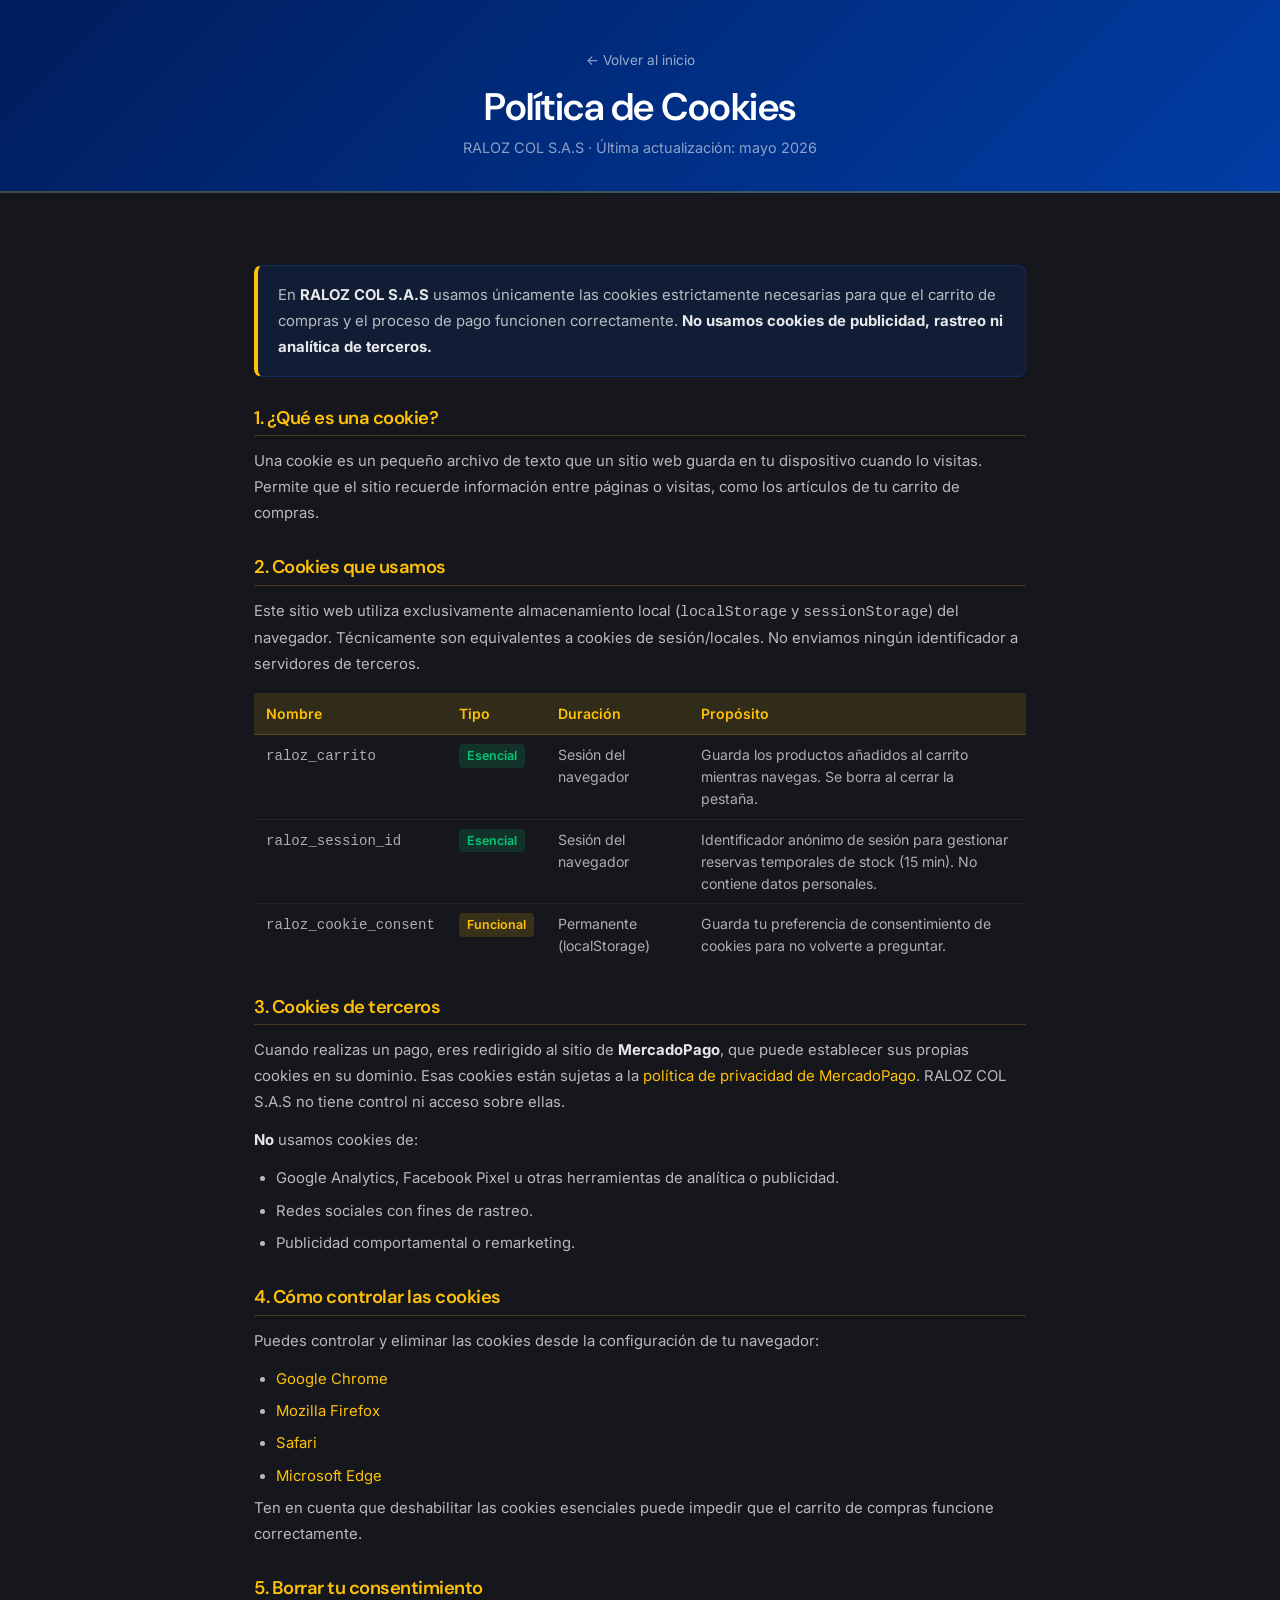
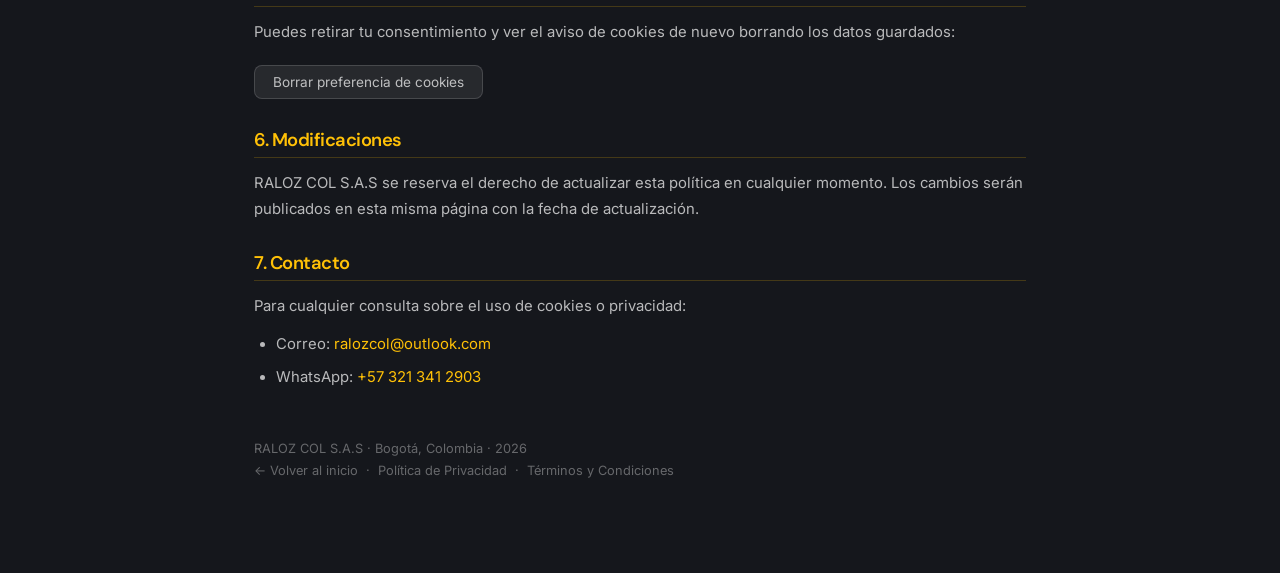
<file: cookies.html>
<!DOCTYPE html>
<html lang="es">
<head>
    <meta charset="UTF-8">
    <meta name="viewport" content="width=device-width, initial-scale=1.0">
    <meta name="description" content="Política de Cookies de RALOZ COL S.A.S — Qué cookies usamos y para qué.">
    <title>Política de Cookies — RALOZ COL S.A.S</title>
    <link rel="icon" href="favicon.ico" type="image/x-icon">
    <link rel="preconnect" href="https://fonts.googleapis.com">
    <link rel="preconnect" href="https://fonts.gstatic.com" crossorigin>
    <link href="https://fonts.googleapis.com/css2?family=DM+Sans:wght@400;500;600;700&family=Inter:wght@400;500&display=swap" rel="stylesheet">
    <link rel="stylesheet" href="css/base.css?v=20260510a">
    <link rel="stylesheet" href="css/layout.css?v=20260510a">
    <style>
        body { background: var(--bg-dark, #0a0f1e); color: var(--text-light, #e0e6f0); font-family: 'Inter', sans-serif; }
        .legal-header {
            background: linear-gradient(135deg, #001d5c, #003da5);
            padding: 3rem 1.5rem 2rem;
            text-align: center;
            border-bottom: 2px solid rgba(255,193,7,0.25);
        }
        .legal-header a {
            display: inline-flex; align-items: center; gap: 0.4rem;
            color: rgba(255,255,255,0.6); text-decoration: none;
            font-size: 0.85rem; margin-bottom: 1rem;
            transition: color 0.2s;
        }
        .legal-header a:hover { color: var(--yellow, #ffc107); }
        .legal-header h1 { color: white; font-family: 'DM Sans', sans-serif; font-size: clamp(1.6rem,4vw,2.4rem); margin: 0 0 0.5rem; }
        .legal-header p  { color: rgba(255,255,255,0.55); font-size: 0.9rem; margin: 0; }
        .legal-body {
            max-width: 820px; margin: 0 auto;
            padding: 3rem 1.5rem 5rem;
        }
        .legal-body h2 {
            color: #ffc107; font-family: 'DM Sans', sans-serif;
            font-size: 1.15rem; margin: 2rem 0 0.75rem;
            padding-bottom: 0.4rem;
            border-bottom: 1px solid rgba(255,193,7,0.2);
        }
        .legal-body h2:first-child { margin-top: 0; }
        .legal-body p, .legal-body li {
            font-size: 0.93rem; line-height: 1.75;
            color: rgba(255,255,255,0.7); margin-bottom: 0.75rem;
        }
        .legal-body ul { padding-left: 1.4rem; }
        .legal-body li { margin-bottom: 0.4rem; }
        .legal-body strong { color: rgba(255,255,255,0.9); }
        .legal-body a { color: #ffc107; }
        .legal-highlight {
            background: rgba(0,61,165,0.18);
            border: 1px solid rgba(0,86,214,0.3);
            border-left: 4px solid #ffc107;
            border-radius: 8px;
            padding: 1rem 1.25rem;
            margin: 1.5rem 0;
        }
        .legal-highlight p { margin: 0; }
        .cookie-table {
            width: 100%;
            border-collapse: collapse;
            font-size: 0.88rem;
            margin: 1rem 0 1.5rem;
        }
        .cookie-table th {
            background: rgba(255,193,7,0.12);
            color: #ffc107;
            text-align: left;
            padding: 10px 12px;
            font-weight: 600;
            border-bottom: 1px solid rgba(255,193,7,0.2);
        }
        .cookie-table td {
            padding: 9px 12px;
            border-bottom: 1px solid rgba(255,255,255,0.06);
            color: rgba(255,255,255,0.65);
            vertical-align: top;
        }
        .cookie-table tr:last-child td { border-bottom: none; }
        .cookie-badge {
            display: inline-block;
            padding: 2px 8px;
            border-radius: 4px;
            font-size: 0.78rem;
            font-weight: 600;
        }
        .badge-esencial { background: rgba(0,200,120,0.15); color: #00c878; }
        .badge-funcional { background: rgba(255,193,7,0.15); color: #ffc107; }
        .btn-borrar-cookies {
            display: inline-block;
            margin-top: 8px;
            padding: 8px 18px;
            background: rgba(255,255,255,0.08);
            border: 1px solid rgba(255,255,255,0.15);
            border-radius: 8px;
            color: rgba(255,255,255,0.7);
            font-size: 0.85rem;
            cursor: pointer;
            transition: background 0.2s;
        }
        .btn-borrar-cookies:hover { background: rgba(255,255,255,0.14); }
        footer { display: none; }
    </style>
</head>
<body>

    <div class="legal-header">
        <a href="index.html">← Volver al inicio</a>
        <h1>Política de Cookies</h1>
        <p>RALOZ COL S.A.S · Última actualización: mayo 2026</p>
    </div>

    <div class="legal-body">

        <div class="legal-highlight">
            <p>En <strong>RALOZ COL S.A.S</strong> usamos únicamente las cookies estrictamente necesarias para que el carrito de compras y el proceso de pago funcionen correctamente. <strong>No usamos cookies de publicidad, rastreo ni analítica de terceros.</strong></p>
        </div>

        <h2>1. ¿Qué es una cookie?</h2>
        <p>Una cookie es un pequeño archivo de texto que un sitio web guarda en tu dispositivo cuando lo visitas. Permite que el sitio recuerde información entre páginas o visitas, como los artículos de tu carrito de compras.</p>

        <h2>2. Cookies que usamos</h2>
        <p>Este sitio web utiliza exclusivamente almacenamiento local (<code>localStorage</code> y <code>sessionStorage</code>) del navegador. Técnicamente son equivalentes a cookies de sesión/locales. No enviamos ningún identificador a servidores de terceros.</p>

        <table class="cookie-table">
            <thead>
                <tr>
                    <th>Nombre</th>
                    <th>Tipo</th>
                    <th>Duración</th>
                    <th>Propósito</th>
                </tr>
            </thead>
            <tbody>
                <tr>
                    <td><code>raloz_carrito</code></td>
                    <td><span class="cookie-badge badge-esencial">Esencial</span></td>
                    <td>Sesión del navegador</td>
                    <td>Guarda los productos añadidos al carrito mientras navegas. Se borra al cerrar la pestaña.</td>
                </tr>
                <tr>
                    <td><code>raloz_session_id</code></td>
                    <td><span class="cookie-badge badge-esencial">Esencial</span></td>
                    <td>Sesión del navegador</td>
                    <td>Identificador anónimo de sesión para gestionar reservas temporales de stock (15 min). No contiene datos personales.</td>
                </tr>
                <tr>
                    <td><code>raloz_cookie_consent</code></td>
                    <td><span class="cookie-badge badge-funcional">Funcional</span></td>
                    <td>Permanente (localStorage)</td>
                    <td>Guarda tu preferencia de consentimiento de cookies para no volverte a preguntar.</td>
                </tr>
            </tbody>
        </table>

        <h2>3. Cookies de terceros</h2>
        <p>Cuando realizas un pago, eres redirigido al sitio de <strong>MercadoPago</strong>, que puede establecer sus propias cookies en su dominio. Esas cookies están sujetas a la <a href="https://www.mercadopago.com.co/privacidad" target="_blank" rel="noopener noreferrer">política de privacidad de MercadoPago</a>. RALOZ COL S.A.S no tiene control ni acceso sobre ellas.</p>
        <p><strong>No</strong> usamos cookies de:</p>
        <ul>
            <li>Google Analytics, Facebook Pixel u otras herramientas de analítica o publicidad.</li>
            <li>Redes sociales con fines de rastreo.</li>
            <li>Publicidad comportamental o remarketing.</li>
        </ul>

        <h2>4. Cómo controlar las cookies</h2>
        <p>Puedes controlar y eliminar las cookies desde la configuración de tu navegador:</p>
        <ul>
            <li><a href="https://support.google.com/chrome/answer/95647" target="_blank" rel="noopener noreferrer">Google Chrome</a></li>
            <li><a href="https://support.mozilla.org/es/kb/habilitar-y-deshabilitar-cookies-sitios-web-hacer" target="_blank" rel="noopener noreferrer">Mozilla Firefox</a></li>
            <li><a href="https://support.apple.com/es-es/guide/safari/sfri11471/mac" target="_blank" rel="noopener noreferrer">Safari</a></li>
            <li><a href="https://support.microsoft.com/es-es/microsoft-edge/eliminar-las-cookies-en-microsoft-edge-63947406-40ac-c3b8-57b9-2a946a29ae09" target="_blank" rel="noopener noreferrer">Microsoft Edge</a></li>
        </ul>
        <p>Ten en cuenta que deshabilitar las cookies esenciales puede impedir que el carrito de compras funcione correctamente.</p>

        <h2>5. Borrar tu consentimiento</h2>
        <p>Puedes retirar tu consentimiento y ver el aviso de cookies de nuevo borrando los datos guardados:</p>
        <button class="btn-borrar-cookies" onclick="localStorage.removeItem('raloz_cookie_consent'); alert('Preferencia borrada. Al volver al inicio verás el aviso de nuevo.');">
            Borrar preferencia de cookies
        </button>

        <h2>6. Modificaciones</h2>
        <p>RALOZ COL S.A.S se reserva el derecho de actualizar esta política en cualquier momento. Los cambios serán publicados en esta misma página con la fecha de actualización.</p>

        <h2>7. Contacto</h2>
        <p>Para cualquier consulta sobre el uso de cookies o privacidad:</p>
        <ul>
            <li>Correo: <a href="mailto:ralozcol@outlook.com">ralozcol@outlook.com</a></li>
            <li>WhatsApp: <a href="https://wa.me/573213412903">+57 321 341 2903</a></li>
        </ul>

        <p style="margin-top:3rem; font-size:0.8rem; color:rgba(255,255,255,0.35);">
            RALOZ COL S.A.S · Bogotá, Colombia · 2026<br>
            <a href="index.html" style="color:rgba(255,255,255,0.35);">← Volver al inicio</a>
            &nbsp;·&nbsp;
            <a href="politicas.html" style="color:rgba(255,255,255,0.35);">Política de Privacidad</a>
            &nbsp;·&nbsp;
            <a href="terminos.html" style="color:rgba(255,255,255,0.35);">Términos y Condiciones</a>
        </p>

    </div>

</body>
</html>
</file>
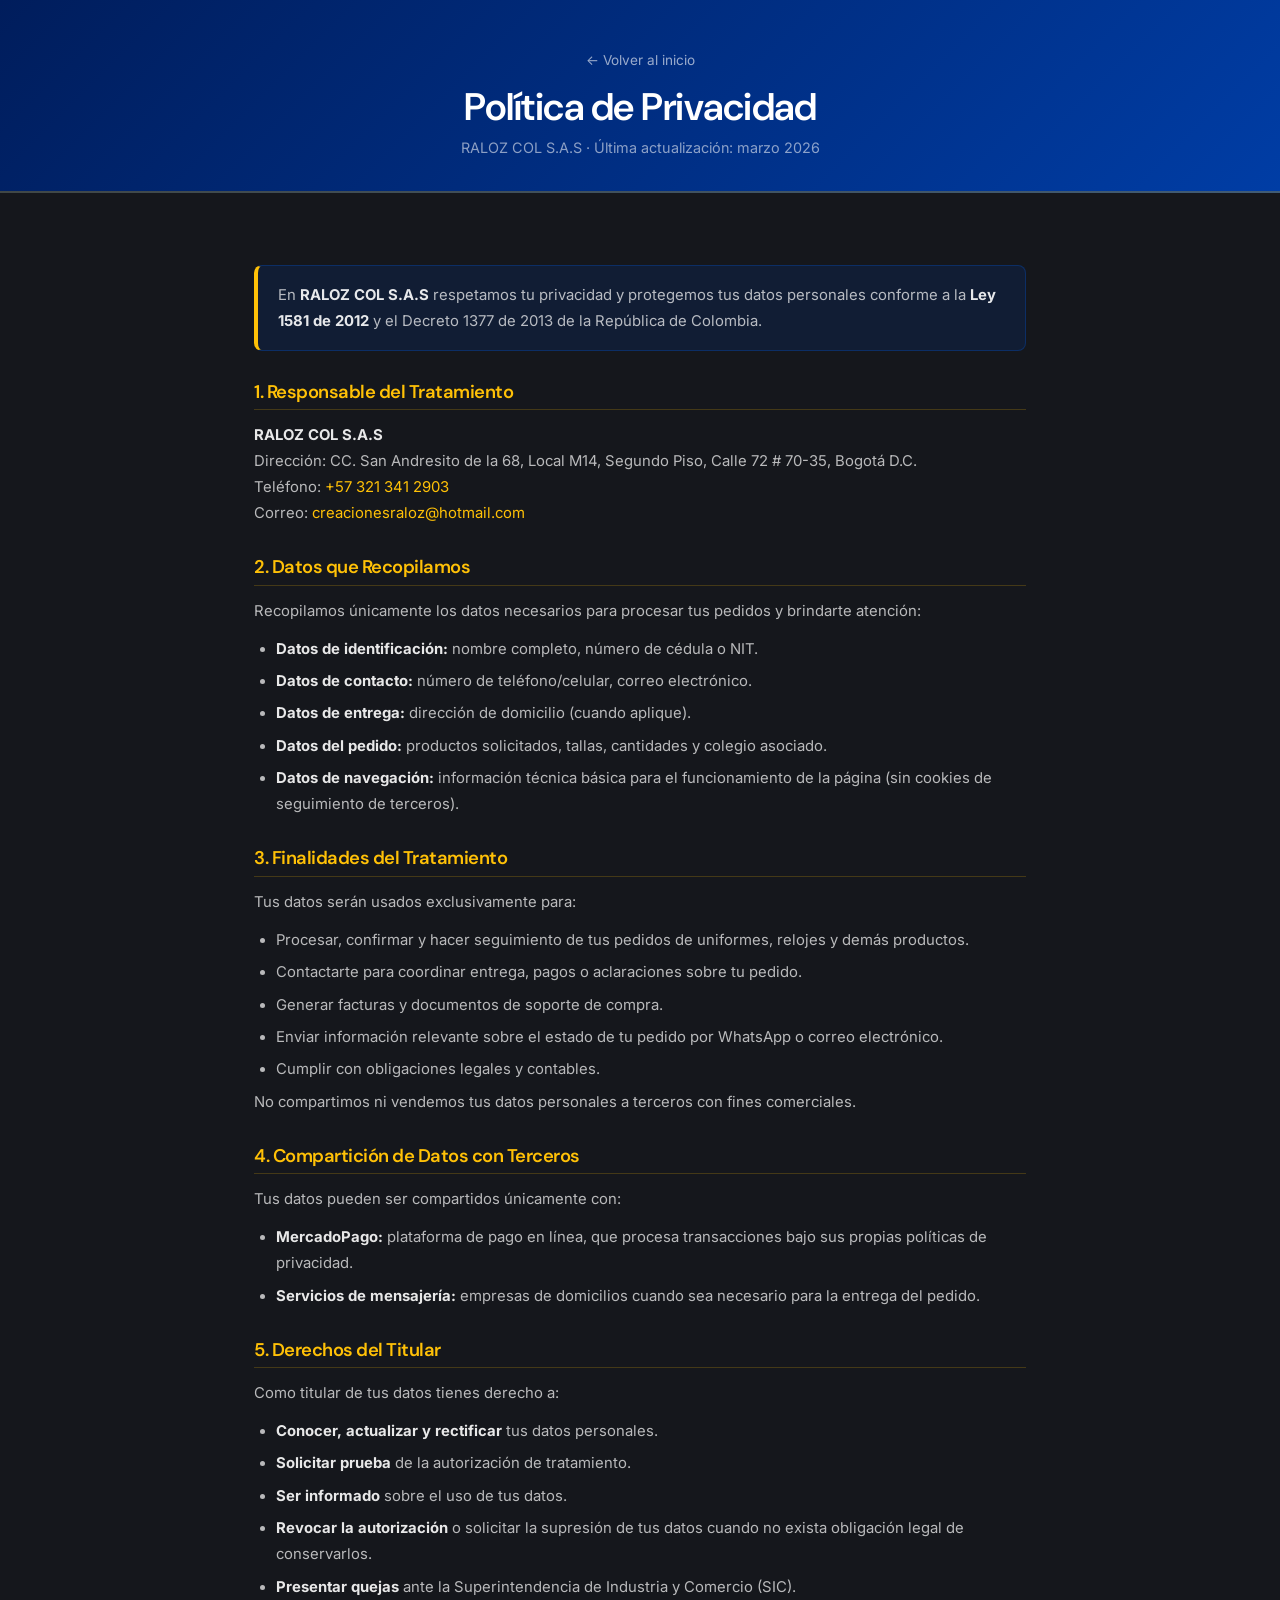
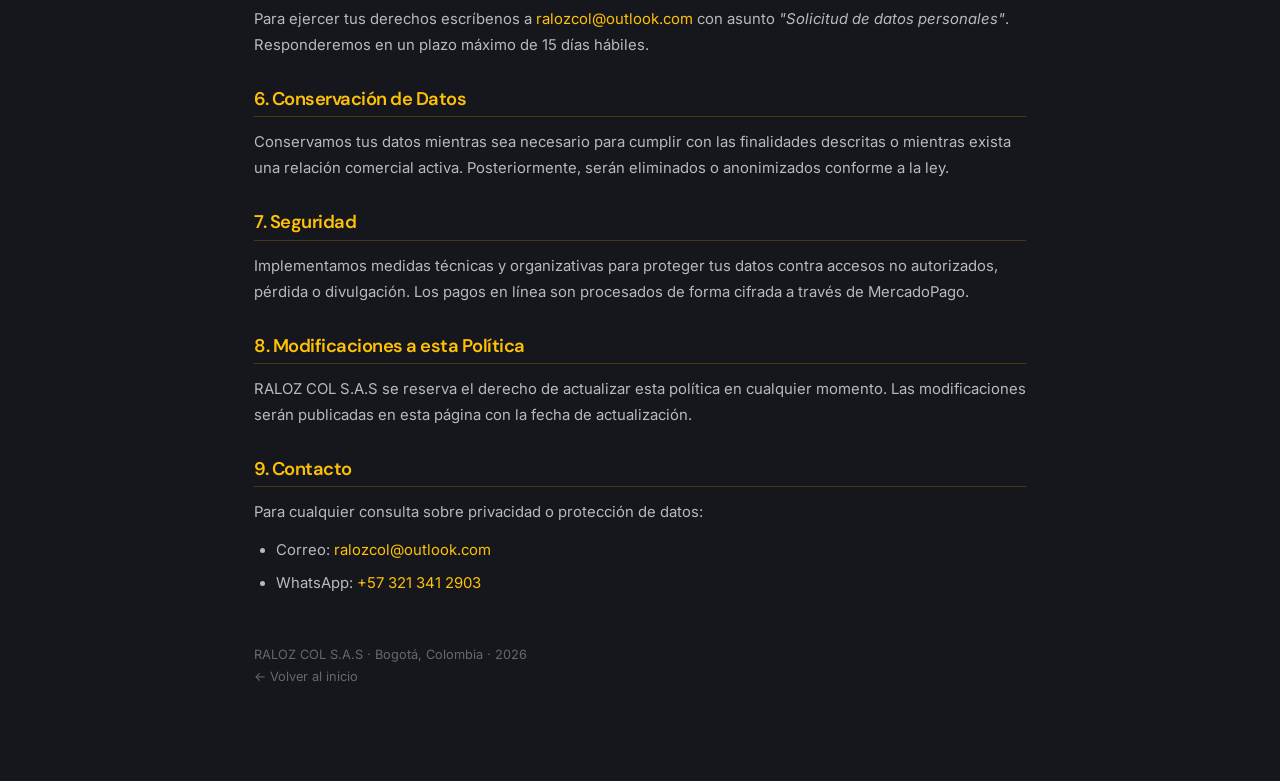
<file: politicas.html>
<!DOCTYPE html>
<html lang="es">
<head>
    <meta charset="UTF-8">
    <meta name="viewport" content="width=device-width, initial-scale=1.0">
    <meta name="description" content="Política de Privacidad de RALOZ COL S.A.S — Tratamiento de datos personales conforme a la Ley 1581 de 2012.">
    <title>Política de Privacidad — RALOZ COL S.A.S</title>
    <link rel="icon" href="favicon.ico" type="image/x-icon">
    <link rel="preconnect" href="https://fonts.googleapis.com">
    <link rel="preconnect" href="https://fonts.gstatic.com" crossorigin>
    <link href="https://fonts.googleapis.com/css2?family=DM+Sans:wght@400;500;600;700&family=Inter:wght@400;500&display=swap" rel="stylesheet">
    <link rel="stylesheet" href="css/base.css?v=20260510a">
    <link rel="stylesheet" href="css/layout.css?v=20260510a">
    <style>
        body { background: var(--bg-dark, #0a0f1e); color: var(--text-light, #e0e6f0); font-family: 'Inter', sans-serif; }
        .legal-header {
            background: linear-gradient(135deg, #001d5c, #003da5);
            padding: 3rem 1.5rem 2rem;
            text-align: center;
            border-bottom: 2px solid rgba(255,193,7,0.25);
        }
        .legal-header a {
            display: inline-flex; align-items: center; gap: 0.4rem;
            color: rgba(255,255,255,0.6); text-decoration: none;
            font-size: 0.85rem; margin-bottom: 1rem;
            transition: color 0.2s;
        }
        .legal-header a:hover { color: var(--yellow, #ffc107); }
        .legal-header h1 { color: white; font-family: 'DM Sans', sans-serif; font-size: clamp(1.6rem,4vw,2.4rem); margin: 0 0 0.5rem; }
        .legal-header p  { color: rgba(255,255,255,0.55); font-size: 0.9rem; margin: 0; }
        .legal-body {
            max-width: 820px; margin: 0 auto;
            padding: 3rem 1.5rem 5rem;
        }
        .legal-body h2 {
            color: #ffc107; font-family: 'DM Sans', sans-serif;
            font-size: 1.15rem; margin: 2rem 0 0.75rem;
            padding-bottom: 0.4rem;
            border-bottom: 1px solid rgba(255,193,7,0.2);
        }
        .legal-body h2:first-child { margin-top: 0; }
        .legal-body p, .legal-body li {
            font-size: 0.93rem; line-height: 1.75;
            color: rgba(255,255,255,0.7); margin-bottom: 0.75rem;
        }
        .legal-body ul { padding-left: 1.4rem; }
        .legal-body li { margin-bottom: 0.4rem; }
        .legal-body strong { color: rgba(255,255,255,0.9); }
        .legal-body a { color: #ffc107; }
        .legal-highlight {
            background: rgba(0,61,165,0.18);
            border: 1px solid rgba(0,86,214,0.3);
            border-left: 4px solid #ffc107;
            border-radius: 8px;
            padding: 1rem 1.25rem;
            margin: 1.5rem 0;
        }
        .legal-highlight p { margin: 0; }
        footer { display: none; }
    </style>
</head>
<body>

    <div class="legal-header">
        <a href="index.html">← Volver al inicio</a>
        <h1>Política de Privacidad</h1>
        <p>RALOZ COL S.A.S · Última actualización: marzo 2026</p>
    </div>

    <div class="legal-body">

        <div class="legal-highlight">
            <p>En <strong>RALOZ COL S.A.S</strong> respetamos tu privacidad y protegemos tus datos personales conforme a la <strong>Ley 1581 de 2012</strong> y el Decreto 1377 de 2013 de la República de Colombia.</p>
        </div>

        <h2>1. Responsable del Tratamiento</h2>
        <p><strong>RALOZ COL S.A.S</strong><br>
        Dirección: CC. San Andresito de la 68, Local M14, Segundo Piso, Calle 72 # 70-35, Bogotá D.C.<br>
        Teléfono: <a href="tel:+573213412903">+57 321 341 2903</a><br>
        Correo: <a href="mailto:creacionesraloz@hotmail.com">creacionesraloz@hotmail.com</a></p>

        <h2>2. Datos que Recopilamos</h2>
        <p>Recopilamos únicamente los datos necesarios para procesar tus pedidos y brindarte atención:</p>
        <ul>
            <li><strong>Datos de identificación:</strong> nombre completo, número de cédula o NIT.</li>
            <li><strong>Datos de contacto:</strong> número de teléfono/celular, correo electrónico.</li>
            <li><strong>Datos de entrega:</strong> dirección de domicilio (cuando aplique).</li>
            <li><strong>Datos del pedido:</strong> productos solicitados, tallas, cantidades y colegio asociado.</li>
            <li><strong>Datos de navegación:</strong> información técnica básica para el funcionamiento de la página (sin cookies de seguimiento de terceros).</li>
        </ul>

        <h2>3. Finalidades del Tratamiento</h2>
        <p>Tus datos serán usados exclusivamente para:</p>
        <ul>
            <li>Procesar, confirmar y hacer seguimiento de tus pedidos de uniformes, relojes y demás productos.</li>
            <li>Contactarte para coordinar entrega, pagos o aclaraciones sobre tu pedido.</li>
            <li>Generar facturas y documentos de soporte de compra.</li>
            <li>Enviar información relevante sobre el estado de tu pedido por WhatsApp o correo electrónico.</li>
            <li>Cumplir con obligaciones legales y contables.</li>
        </ul>
        <p>No compartimos ni vendemos tus datos personales a terceros con fines comerciales.</p>

        <h2>4. Compartición de Datos con Terceros</h2>
        <p>Tus datos pueden ser compartidos únicamente con:</p>
        <ul>
            <li><strong>MercadoPago:</strong> plataforma de pago en línea, que procesa transacciones bajo sus propias políticas de privacidad.</li>
            <li><strong>Servicios de mensajería:</strong> empresas de domicilios cuando sea necesario para la entrega del pedido.</li>
        </ul>

        <h2>5. Derechos del Titular</h2>
        <p>Como titular de tus datos tienes derecho a:</p>
        <ul>
            <li><strong>Conocer, actualizar y rectificar</strong> tus datos personales.</li>
            <li><strong>Solicitar prueba</strong> de la autorización de tratamiento.</li>
            <li><strong>Ser informado</strong> sobre el uso de tus datos.</li>
            <li><strong>Revocar la autorización</strong> o solicitar la supresión de tus datos cuando no exista obligación legal de conservarlos.</li>
            <li><strong>Presentar quejas</strong> ante la Superintendencia de Industria y Comercio (SIC).</li>
        </ul>
        <p>Para ejercer tus derechos escríbenos a <a href="mailto:ralozcol@outlook.com">ralozcol@outlook.com</a> con asunto <em>"Solicitud de datos personales"</em>. Responderemos en un plazo máximo de 15 días hábiles.</p>

        <h2>6. Conservación de Datos</h2>
        <p>Conservamos tus datos mientras sea necesario para cumplir con las finalidades descritas o mientras exista una relación comercial activa. Posteriormente, serán eliminados o anonimizados conforme a la ley.</p>

        <h2>7. Seguridad</h2>
        <p>Implementamos medidas técnicas y organizativas para proteger tus datos contra accesos no autorizados, pérdida o divulgación. Los pagos en línea son procesados de forma cifrada a través de MercadoPago.</p>

        <h2>8. Modificaciones a esta Política</h2>
        <p>RALOZ COL S.A.S se reserva el derecho de actualizar esta política en cualquier momento. Las modificaciones serán publicadas en esta página con la fecha de actualización.</p>

        <h2>9. Contacto</h2>
        <p>Para cualquier consulta sobre privacidad o protección de datos:</p>
        <ul>
            <li>Correo: <a href="mailto:ralozcol@outlook.com">ralozcol@outlook.com</a></li>
            <li>WhatsApp: <a href="https://wa.me/573213412903">+57 321 341 2903</a></li>
        </ul>

        <p style="margin-top:3rem; font-size:0.8rem; color:rgba(255,255,255,0.35);">
            RALOZ COL S.A.S · Bogotá, Colombia · 2026<br>
            <a href="index.html" style="color:rgba(255,255,255,0.35);">← Volver al inicio</a>
        </p>

    </div>

</body>
</html>
</file>
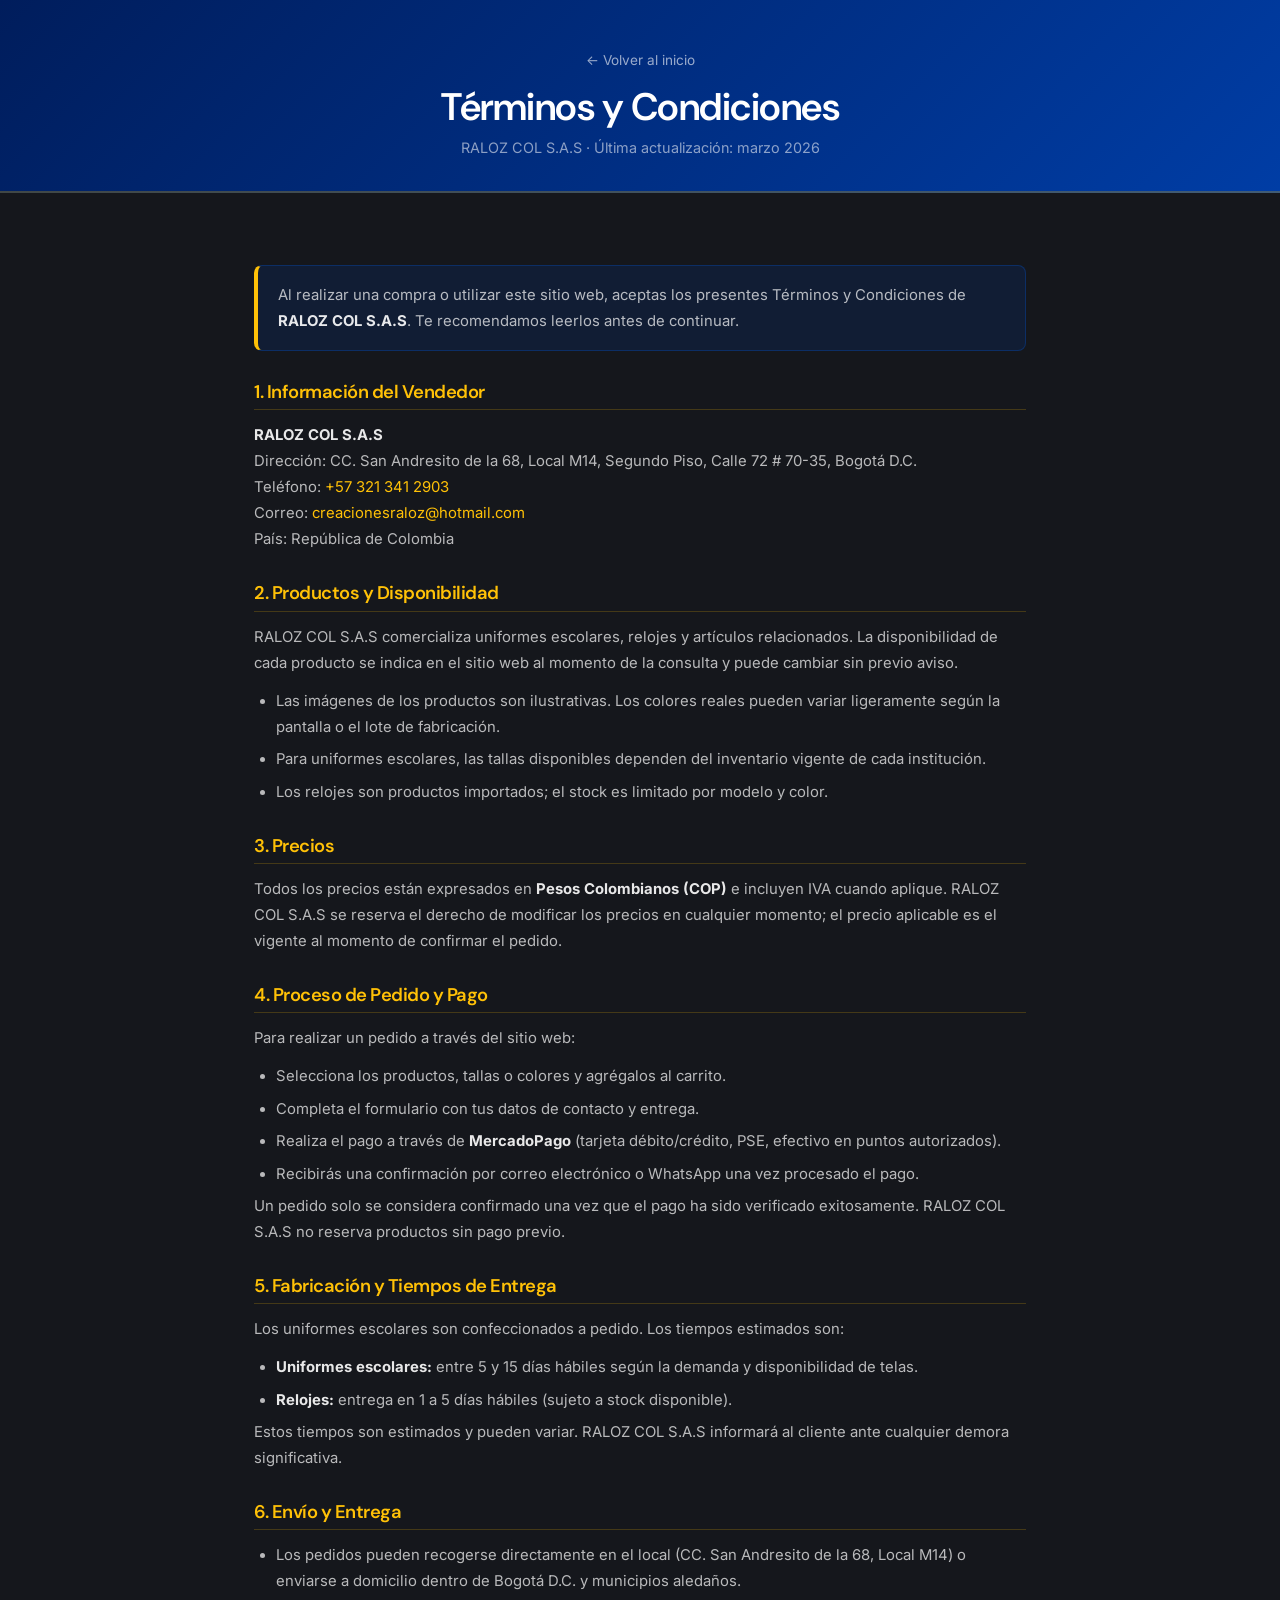
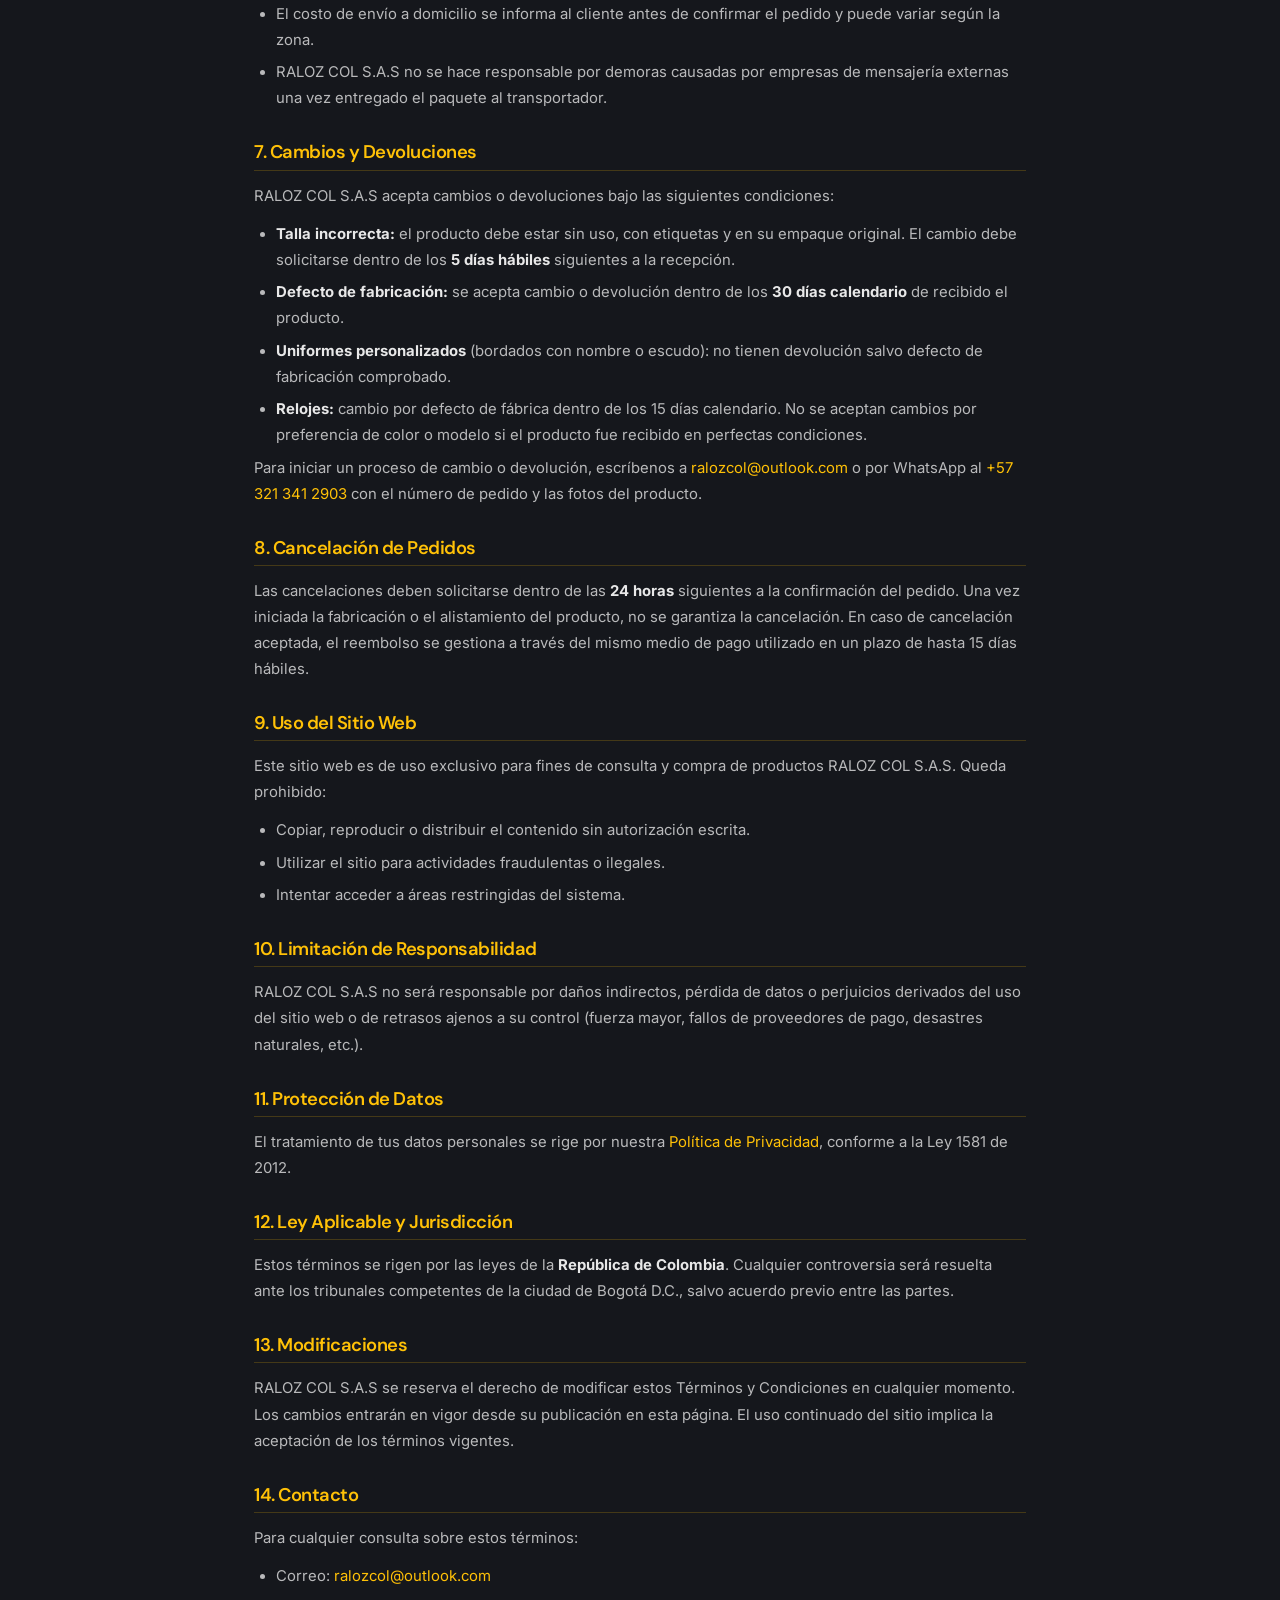
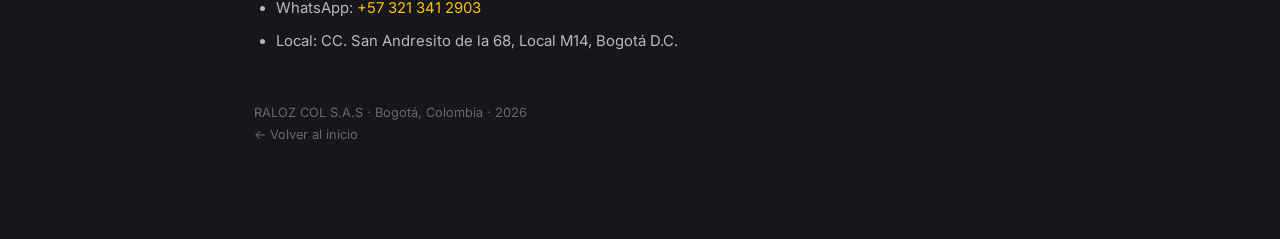
<file: terminos.html>
<!DOCTYPE html>
<html lang="es">
<head>
    <meta charset="UTF-8">
    <meta name="viewport" content="width=device-width, initial-scale=1.0">
    <meta name="description" content="Términos y Condiciones de RALOZ COL S.A.S — Condiciones de compra, envío y uso del sitio web.">
    <title>Términos y Condiciones — RALOZ COL S.A.S</title>
    <link rel="icon" href="favicon.ico" type="image/x-icon">
    <link rel="preconnect" href="https://fonts.googleapis.com">
    <link rel="preconnect" href="https://fonts.gstatic.com" crossorigin>
    <link href="https://fonts.googleapis.com/css2?family=DM+Sans:wght@400;500;600;700&family=Inter:wght@400;500&display=swap" rel="stylesheet">
    <link rel="stylesheet" href="css/base.css?v=20260510a">
    <link rel="stylesheet" href="css/layout.css?v=20260510a">
    <style>
        body { background: var(--bg-dark, #0a0f1e); color: var(--text-light, #e0e6f0); font-family: 'Inter', sans-serif; }
        .legal-header {
            background: linear-gradient(135deg, #001d5c, #003da5);
            padding: 3rem 1.5rem 2rem;
            text-align: center;
            border-bottom: 2px solid rgba(255,193,7,0.25);
        }
        .legal-header a {
            display: inline-flex; align-items: center; gap: 0.4rem;
            color: rgba(255,255,255,0.6); text-decoration: none;
            font-size: 0.85rem; margin-bottom: 1rem;
            transition: color 0.2s;
        }
        .legal-header a:hover { color: var(--yellow, #ffc107); }
        .legal-header h1 { color: white; font-family: 'DM Sans', sans-serif; font-size: clamp(1.6rem,4vw,2.4rem); margin: 0 0 0.5rem; }
        .legal-header p  { color: rgba(255,255,255,0.55); font-size: 0.9rem; margin: 0; }
        .legal-body {
            max-width: 820px; margin: 0 auto;
            padding: 3rem 1.5rem 5rem;
        }
        .legal-body h2 {
            color: #ffc107; font-family: 'DM Sans', sans-serif;
            font-size: 1.15rem; margin: 2rem 0 0.75rem;
            padding-bottom: 0.4rem;
            border-bottom: 1px solid rgba(255,193,7,0.2);
        }
        .legal-body h2:first-child { margin-top: 0; }
        .legal-body p, .legal-body li {
            font-size: 0.93rem; line-height: 1.75;
            color: rgba(255,255,255,0.7); margin-bottom: 0.75rem;
        }
        .legal-body ul { padding-left: 1.4rem; }
        .legal-body li { margin-bottom: 0.4rem; }
        .legal-body strong { color: rgba(255,255,255,0.9); }
        .legal-body a { color: #ffc107; }
        .legal-highlight {
            background: rgba(0,61,165,0.18);
            border: 1px solid rgba(0,86,214,0.3);
            border-left: 4px solid #ffc107;
            border-radius: 8px;
            padding: 1rem 1.25rem;
            margin: 1.5rem 0;
        }
        .legal-highlight p { margin: 0; }
        footer { display: none; }
    </style>
</head>
<body>

    <div class="legal-header">
        <a href="index.html">← Volver al inicio</a>
        <h1>Términos y Condiciones</h1>
        <p>RALOZ COL S.A.S · Última actualización: marzo 2026</p>
    </div>

    <div class="legal-body">

        <div class="legal-highlight">
            <p>Al realizar una compra o utilizar este sitio web, aceptas los presentes Términos y Condiciones de <strong>RALOZ COL S.A.S</strong>. Te recomendamos leerlos antes de continuar.</p>
        </div>

        <h2>1. Información del Vendedor</h2>
        <p><strong>RALOZ COL S.A.S</strong><br>
        Dirección: CC. San Andresito de la 68, Local M14, Segundo Piso, Calle 72 # 70-35, Bogotá D.C.<br>
        Teléfono: <a href="tel:+573213412903">+57 321 341 2903</a><br>
        Correo: <a href="mailto:creacionesraloz@hotmail.com">creacionesraloz@hotmail.com</a><br>
        País: República de Colombia</p>

        <h2>2. Productos y Disponibilidad</h2>
        <p>RALOZ COL S.A.S comercializa uniformes escolares, relojes y artículos relacionados. La disponibilidad de cada producto se indica en el sitio web al momento de la consulta y puede cambiar sin previo aviso.</p>
        <ul>
            <li>Las imágenes de los productos son ilustrativas. Los colores reales pueden variar ligeramente según la pantalla o el lote de fabricación.</li>
            <li>Para uniformes escolares, las tallas disponibles dependen del inventario vigente de cada institución.</li>
            <li>Los relojes son productos importados; el stock es limitado por modelo y color.</li>
        </ul>

        <h2>3. Precios</h2>
        <p>Todos los precios están expresados en <strong>Pesos Colombianos (COP)</strong> e incluyen IVA cuando aplique. RALOZ COL S.A.S se reserva el derecho de modificar los precios en cualquier momento; el precio aplicable es el vigente al momento de confirmar el pedido.</p>

        <h2>4. Proceso de Pedido y Pago</h2>
        <p>Para realizar un pedido a través del sitio web:</p>
        <ul>
            <li>Selecciona los productos, tallas o colores y agrégalos al carrito.</li>
            <li>Completa el formulario con tus datos de contacto y entrega.</li>
            <li>Realiza el pago a través de <strong>MercadoPago</strong> (tarjeta débito/crédito, PSE, efectivo en puntos autorizados).</li>
            <li>Recibirás una confirmación por correo electrónico o WhatsApp una vez procesado el pago.</li>
        </ul>
        <p>Un pedido solo se considera confirmado una vez que el pago ha sido verificado exitosamente. RALOZ COL S.A.S no reserva productos sin pago previo.</p>

        <h2>5. Fabricación y Tiempos de Entrega</h2>
        <p>Los uniformes escolares son confeccionados a pedido. Los tiempos estimados son:</p>
        <ul>
            <li><strong>Uniformes escolares:</strong> entre 5 y 15 días hábiles según la demanda y disponibilidad de telas.</li>
            <li><strong>Relojes:</strong> entrega en 1 a 5 días hábiles (sujeto a stock disponible).</li>
        </ul>
        <p>Estos tiempos son estimados y pueden variar. RALOZ COL S.A.S informará al cliente ante cualquier demora significativa.</p>

        <h2>6. Envío y Entrega</h2>
        <ul>
            <li>Los pedidos pueden recogerse directamente en el local (CC. San Andresito de la 68, Local M14) o enviarse a domicilio dentro de Bogotá D.C. y municipios aledaños.</li>
            <li>El costo de envío a domicilio se informa al cliente antes de confirmar el pedido y puede variar según la zona.</li>
            <li>RALOZ COL S.A.S no se hace responsable por demoras causadas por empresas de mensajería externas una vez entregado el paquete al transportador.</li>
        </ul>

        <h2>7. Cambios y Devoluciones</h2>
        <p>RALOZ COL S.A.S acepta cambios o devoluciones bajo las siguientes condiciones:</p>
        <ul>
            <li><strong>Talla incorrecta:</strong> el producto debe estar sin uso, con etiquetas y en su empaque original. El cambio debe solicitarse dentro de los <strong>5 días hábiles</strong> siguientes a la recepción.</li>
            <li><strong>Defecto de fabricación:</strong> se acepta cambio o devolución dentro de los <strong>30 días calendario</strong> de recibido el producto.</li>
            <li><strong>Uniformes personalizados</strong> (bordados con nombre o escudo): no tienen devolución salvo defecto de fabricación comprobado.</li>
            <li><strong>Relojes:</strong> cambio por defecto de fábrica dentro de los 15 días calendario. No se aceptan cambios por preferencia de color o modelo si el producto fue recibido en perfectas condiciones.</li>
        </ul>
        <p>Para iniciar un proceso de cambio o devolución, escríbenos a <a href="mailto:ralozcol@outlook.com">ralozcol@outlook.com</a> o por WhatsApp al <a href="https://wa.me/573213412903">+57 321 341 2903</a> con el número de pedido y las fotos del producto.</p>

        <h2>8. Cancelación de Pedidos</h2>
        <p>Las cancelaciones deben solicitarse dentro de las <strong>24 horas</strong> siguientes a la confirmación del pedido. Una vez iniciada la fabricación o el alistamiento del producto, no se garantiza la cancelación. En caso de cancelación aceptada, el reembolso se gestiona a través del mismo medio de pago utilizado en un plazo de hasta 15 días hábiles.</p>

        <h2>9. Uso del Sitio Web</h2>
        <p>Este sitio web es de uso exclusivo para fines de consulta y compra de productos RALOZ COL S.A.S. Queda prohibido:</p>
        <ul>
            <li>Copiar, reproducir o distribuir el contenido sin autorización escrita.</li>
            <li>Utilizar el sitio para actividades fraudulentas o ilegales.</li>
            <li>Intentar acceder a áreas restringidas del sistema.</li>
        </ul>

        <h2>10. Limitación de Responsabilidad</h2>
        <p>RALOZ COL S.A.S no será responsable por daños indirectos, pérdida de datos o perjuicios derivados del uso del sitio web o de retrasos ajenos a su control (fuerza mayor, fallos de proveedores de pago, desastres naturales, etc.).</p>

        <h2>11. Protección de Datos</h2>
        <p>El tratamiento de tus datos personales se rige por nuestra <a href="politicas.html">Política de Privacidad</a>, conforme a la Ley 1581 de 2012.</p>

        <h2>12. Ley Aplicable y Jurisdicción</h2>
        <p>Estos términos se rigen por las leyes de la <strong>República de Colombia</strong>. Cualquier controversia será resuelta ante los tribunales competentes de la ciudad de Bogotá D.C., salvo acuerdo previo entre las partes.</p>

        <h2>13. Modificaciones</h2>
        <p>RALOZ COL S.A.S se reserva el derecho de modificar estos Términos y Condiciones en cualquier momento. Los cambios entrarán en vigor desde su publicación en esta página. El uso continuado del sitio implica la aceptación de los términos vigentes.</p>

        <h2>14. Contacto</h2>
        <p>Para cualquier consulta sobre estos términos:</p>
        <ul>
            <li>Correo: <a href="mailto:ralozcol@outlook.com">ralozcol@outlook.com</a></li>
            <li>WhatsApp: <a href="https://wa.me/573213412903">+57 321 341 2903</a></li>
            <li>Local: CC. San Andresito de la 68, Local M14, Bogotá D.C.</li>
        </ul>

        <p style="margin-top:3rem; font-size:0.8rem; color:rgba(255,255,255,0.35);">
            RALOZ COL S.A.S · Bogotá, Colombia · 2026<br>
            <a href="index.html" style="color:rgba(255,255,255,0.35);">← Volver al inicio</a>
        </p>

    </div>

</body>
</html>
</file>
<file: css/base.css>
/* ═══════════════════════════════════════════════════════════════
   BASE.CSS — Tokens, Reset, Tipografía, Helpers
   Sistema de diseño Hi-Fi RALOZ v2
═══════════════════════════════════════════════════════════════ */

@import url('https://fonts.googleapis.com/css2?family=DM+Sans:ital,opsz,wght@0,9..40,400;0,9..40,500;0,9..40,600;0,9..40,700;0,9..40,800;1,9..40,400&family=Fraunces:ital,opsz,wght@0,9..144,400;0,9..144,600;0,9..144,700;1,9..144,400;1,9..144,600&display=swap');

:root {
  /* Paleta principal */
  --blue:        #1d3a8a;
  --blue-dark:   #142a64;
  --blue-soft:   #eef2fb;
  --yellow:      #f6c23d;
  --yellow-dark: #d9a31a;
  --red:         #c1352e;
  --green:       #2f7a3a;

  /* Neutros */
  --ink:   #15171c;
  --ink-2: #3a3d46;
  --muted: #6b6f7a;
  --line:  #e6e4dc;
  --paper: #fbf9f3;
  --white: #ffffff;

  /* Sombras */
  --shadow:    0 1px 2px rgba(0,0,0,0.04), 0 8px 24px rgba(0,0,0,0.06);
  --shadow-lg: 0 4px 12px rgba(0,0,0,0.05), 0 20px 50px rgba(0,0,0,0.10);
  --shadow-md: 0 4px 6px rgba(0,0,0,0.04), 0 10px 24px rgba(0,0,0,0.08);

  /* Radios */
  --radius:    14px;
  --radius-sm: 8px;
  --radius-lg: 20px;

  /* Transiciones */
  --transition: all 0.2s ease;
  --ease-out:    cubic-bezier(0.23, 1, 0.32, 1);
  --ease-drawer: cubic-bezier(0.32, 0.72, 0, 1);

  /* Aliases de compatibilidad (referenciados en CSS antiguo) */
  --blue-light:  #283593;
  --blue-xlight: #5C6BC0;
  --navy:        var(--ink);
  --text-dark:   var(--ink);
  --text-body:   var(--ink-2);
  --text-muted:  var(--muted);
  --text-light:  var(--white);
  --border:      var(--line);
  --bg-main:     var(--paper);
  --bg-section:  #f4f1e8;
  --bg-card:     var(--white);
  --bg-dark:     var(--ink);
  --shadow-blue: 0 8px 32px rgba(29,58,138,0.15);
  --shadow-yellow: 0 8px 32px rgba(246,194,61,0.25);
  --shadow-card: var(--shadow);
  --glass-bg:    rgba(255,255,255,0.8);
}

/* ===== RESET ===== */
*, *::before, *::after { box-sizing: border-box; margin: 0; padding: 0; }
html { scroll-behavior: smooth; }

body {
  font-family: 'DM Sans', system-ui, sans-serif;
  color: var(--ink);
  background: var(--paper);
  line-height: 1.55;
  -webkit-font-smoothing: antialiased;
  -moz-osx-font-smoothing: grayscale;
  overflow-x: hidden;
  font-size: 15.5px;
}

img  { max-width: 100%; display: block; }
a    { color: inherit; text-decoration: none; }
button { font-family: inherit; cursor: pointer; border: none; }

/* Fraunces en headings de display */
h1, h2, h3,
.display,
.section-title,
.hero h1 {
  font-family: 'Fraunces', serif;
  font-weight: 600;
  line-height: 1.08;
  letter-spacing: -0.5px;
}

/* ===== ACCESIBILIDAD ===== */
.sr-only {
  position: absolute; width: 1px; height: 1px;
  padding: 0; margin: -1px; overflow: hidden;
  clip: rect(0,0,0,0); white-space: nowrap; border: 0;
}
:focus-visible { outline: 3px solid var(--yellow); outline-offset: 2px; }

/* ===== ANIMACIONES ===== */
@keyframes fadeInUp {
  from { opacity: 0; transform: translateY(20px); }
  to   { opacity: 1; transform: translateY(0); }
}
@keyframes fadeInLeft {
  from { opacity: 0; transform: translateX(-16px); }
  to   { opacity: 1; transform: translateX(0); }
}
@keyframes fadeIn {
  from { opacity: 0; }
  to   { opacity: 1; }
}
@keyframes scaleIn {
  from { opacity: 0; transform: scale(0.95); }
  to   { opacity: 1; transform: scale(1); }
}
@keyframes float {
  0%, 100% { transform: translateY(0); }
  50%       { transform: translateY(-7px); }
}
@keyframes shimmer {
  0%   { background-position: -200% center; }
  100% { background-position:  200% center; }
}
@keyframes spin {
  to { transform: rotate(360deg); }
}
@keyframes pulse {
  0%, 100% { opacity: 1; }
  50%       { opacity: 0.5; }
}

.animate-fade-in-up   { animation: fadeInUp  0.6s var(--ease-out) forwards; }
.animate-fade-in-left { animation: fadeInLeft 0.55s var(--ease-out) forwards; }
.animate-scale-in     { animation: scaleIn   0.4s var(--ease-out) forwards; }
.animate-float        { animation: float 4s ease-in-out infinite; }

.stagger-1 { animation-delay: 60ms; }
.stagger-2 { animation-delay: 120ms; }
.stagger-3 { animation-delay: 180ms; }
.stagger-4 { animation-delay: 240ms; }

/* ===== HAPTIC FEEDBACK ===== */
button,
a[class*="btn-"],
.btn {
  transition: transform 160ms var(--ease-out),
              background-color 160ms var(--ease-out),
              box-shadow 160ms var(--ease-out),
              opacity 160ms var(--ease-out);
}
button:active,
a[class*="btn-"]:active,
.btn:active { transform: scale(0.97); }

/* ===== SPA VIEWS — solo la activa es visible ===== */
.spa-view {
  display: none;
}
.spa-view.active {
  display: block;
  animation: fadeIn 0.25s var(--ease-out);
}

/* ===== SECCIÓN LAYOUT COMÚN ===== */
.section-outer {
  padding: 72px 28px;
  max-width: 1280px;
  margin: 0 auto;
}
.section-head {
  display: flex;
  align-items: flex-end;
  justify-content: space-between;
  gap: 24px;
  flex-wrap: wrap;
  margin-bottom: 32px;
}
.section-eyebrow {
  color: var(--blue);
  font-weight: 600;
  font-size: 13px;
  text-transform: uppercase;
  letter-spacing: 0.6px;
  display: block;
  margin-bottom: 8px;
}
.section-title {
  font-family: 'Fraunces', serif;
  font-size: clamp(30px, 5vw, 44px);
  line-height: 1.05;
  letter-spacing: -1px;
  font-weight: 600;
  color: var(--ink);
  margin: 0 0 10px;
}
.section-title em  { font-style: italic; color: var(--blue); }
.section-title .accent {
  background-image: linear-gradient(transparent 65%, var(--yellow) 65%);
  padding: 0 4px;
}
.section-sub {
  font-size: 16px;
  color: var(--ink-2);
  max-width: 560px;
  margin: 0;
  line-height: 1.55;
}
.section-link {
  color: var(--ink);
  font-weight: 600;
  font-size: 14px;
  border-bottom: 2px solid var(--yellow);
  padding-bottom: 2px;
  display: inline-flex;
  align-items: center;
  gap: 6px;
  white-space: nowrap;
  flex-shrink: 0;
}

/* ===== HELPERS LEGACY ===== */
.txt-blue { color: var(--blue); }
.txt-gold  { color: var(--yellow-dark); }

/* section-header legacy (usado por tienda y otros) */
.section-header {
  text-align: center;
  padding: 0 0 36px;
}
.section-header h2 {
  font-family: 'Fraunces', serif;
  font-size: clamp(28px, 4vw, 40px);
  font-weight: 600;
  letter-spacing: -0.8px;
  line-height: 1.1;
  color: var(--ink);
  margin-bottom: 10px;
}
.section-header h2 span { color: var(--yellow-dark); }
.section-label {
  display: inline-flex;
  align-items: center;
  gap: 6px;
  background: var(--blue-soft);
  color: var(--blue);
  padding: 5px 12px;
  border-radius: 999px;
  font-size: 12px;
  font-weight: 600;
  margin-bottom: 12px;
}
.section-subtitle {
  color: var(--muted);
  font-size: 15px;
  max-width: 560px;
  margin: 0 auto;
  line-height: 1.55;
}
</file>
<file: css/layout.css>
/* ═══════════════════════════════════════════════════════════════
   LAYOUT.CSS — Announcement, Nav, Hero, Footer, Flotantes
   Sistema de diseño Hi-Fi RALOZ v2
═══════════════════════════════════════════════════════════════ */

/* ===== ANNOUNCEMENT BAR ===== */
.announcement-bar {
  background: var(--ink);
  color: var(--white);
  font-size: 13px;
  padding: 9px 24px;
  display: flex;
  align-items: center;
  justify-content: center;
  gap: 10px;
  flex-wrap: wrap;
  z-index: 1100;
  position: relative;
}
.announcement-bar strong { color: var(--yellow); }
.announcement-bar .ann-text-short { display: none; }
.ann-cta {
  background: var(--yellow);
  color: var(--ink);
  padding: 3px 12px;
  border-radius: 999px;
  font-weight: 700;
  font-size: 12px;
  text-decoration: none;
  transition: background 0.15s;
  white-space: nowrap;
}
.ann-cta:hover { background: #ffe080; }
.ann-close {
  background: none;
  border: none;
  color: rgba(255,255,255,0.5);
  font-size: 15px;
  cursor: pointer;
  padding: 0 4px;
  margin-left: 8px;
  transition: color 0.2s;
  line-height: 1;
}
.ann-close:hover { color: var(--white); }

/* ===== NAVBAR ===== */
#main-nav,
.nav {
  position: sticky;
  top: 0;
  z-index: 1000;
  background: rgba(251,249,243,0.96);
  backdrop-filter: blur(10px);
  -webkit-backdrop-filter: blur(10px);
  border-bottom: 1px solid var(--line);
  padding: 0 28px;
  display: flex;
  align-items: center;
  gap: 4px;
  height: 64px;
}

/* Logo */
.nav-brand,
.nav-logo-wrap {
  display: flex;
  align-items: center;
  gap: 10px;
  flex-shrink: 0;
}
.logo-mark {
  width: 36px;
  height: 36px;
  border-radius: 8px;
  background: var(--ink);
  display: grid;
  place-items: center;
  color: var(--yellow);
  font-family: 'Fraunces', serif;
  font-weight: 700;
  font-size: 20px;
  letter-spacing: -1px;
  flex-shrink: 0;
}
.nav-logo-link {
  display: flex;
  align-items: center;
  gap: 10px;
  font-family: 'Fraunces', serif;
  font-weight: 700;
  font-size: 21px;
  color: var(--ink);
  letter-spacing: -0.4px;
}
.nav-logo-img { width: 32px; height: 32px; object-fit: contain; }
.nav-logo     { font-family: 'Fraunces', serif; font-weight: 700; font-size: 21px; }

/* Nav links */
#main-nav ul {
  display: flex;
  align-items: center;
  gap: 2px;
  list-style: none;
  margin-left: 14px;
}
#main-nav ul li a {
  padding: 8px 13px;
  border-radius: 8px;
  font-size: 14.5px;
  color: var(--ink-2);
  font-weight: 500;
  transition: background 0.15s, color 0.15s;
  white-space: nowrap;
}
#main-nav ul li a:hover     { background: var(--blue-soft); color: var(--blue); }
#main-nav ul li a.active    { background: #f0ece0; color: var(--ink); }

/* Spacer */
.nav-spacer { flex: 1; }

/* Search bar (visual only) */
.nav-search-bar {
  display: flex;
  align-items: center;
  gap: 8px;
  background: #f0ece0;
  padding: 8px 14px;
  border-radius: 8px;
  color: var(--muted);
  font-size: 13.5px;
  min-width: 180px;
  cursor: pointer;
  transition: background 0.15s;
  font-family: inherit;
  border: none;
}
.nav-search-bar:hover { background: #e8e4d4; }
.nav-search-bar svg   { width: 15px; height: 15px; flex-shrink: 0; }

/* CTA en nav */
.nav-tienda-btn,
.nav-cta-btn {
  display: inline-flex;
  align-items: center;
  gap: 7px;
  background: var(--yellow);
  color: var(--ink);
  padding: 9px 16px;
  border-radius: 9px;
  font-weight: 600;
  font-size: 14px;
  white-space: nowrap;
  box-shadow: 0 1px 0 var(--yellow-dark), 0 6px 14px rgba(246,194,61,0.3);
  transition: background 0.15s, transform 0.1s;
  margin-left: 6px;
}
.nav-tienda-btn:hover,
.nav-cta-btn:hover { background: #ffd050; transform: translateY(-1px); }

/* Carrito en nav */
.nav-carrito-btn,
#navCarritoBtn {
  width: 40px;
  height: 40px;
  border-radius: 8px;
  background: transparent;
  border: 1px solid var(--line);
  display: grid;
  place-items: center;
  position: relative;
  color: var(--ink-2);
  font-size: 16px;
  transition: background 0.15s;
  margin-left: 4px;
  flex-shrink: 0;
}
.nav-carrito-btn:hover,
#navCarritoBtn:hover { background: #f0ece0; }

.nav-carrito-badge,
#navCarritoBadge {
  position: absolute;
  top: -4px; right: -4px;
  background: var(--red);
  color: var(--white);
  font-size: 10px;
  font-weight: 700;
  width: 17px; height: 17px;
  border-radius: 50%;
  display: grid;
  place-items: center;
  border: 2px solid var(--paper);
}

/* Toggle móvil */
.nav-toggle {
  display: none;
  width: 40px; height: 40px;
  border-radius: 8px;
  background: transparent;
  border: 1px solid var(--line);
  color: var(--ink);
  font-size: 18px;
  place-items: center;
  margin-left: 4px;
  flex-shrink: 0;
}

/* ===== WHATSAPP FLOAT ===== */
.whatsapp-float {
  position: fixed;
  bottom: 24px; right: 24px;
  z-index: 900;
  width: 56px; height: 56px;
  background: #25d366;
  border-radius: 50%;
  display: grid;
  place-items: center;
  box-shadow: 0 4px 14px rgba(37,211,102,0.45), 0 12px 28px rgba(0,0,0,0.12);
  transition: transform 0.15s;
}
.whatsapp-float:hover { transform: scale(1.08); }
.whatsapp-float img   { width: 30px; height: 30px; }

/* ===== HERO (SPLIT LAYOUT, FONDO CLARO) ===== */
header,
.hero-section {
  /* override del header oscuro anterior */
  min-height: unset;
  background: var(--paper);
  padding: 52px 28px 44px;
}

.hero-wrap {
  max-width: 1280px;
  margin: 0 auto;
  display: grid;
  grid-template-columns: 1.15fr 0.85fr;
  gap: 52px;
  align-items: center;
}

/* Eyebrow */
.hero-eyebrow {
  display: inline-flex;
  align-items: center;
  gap: 8px;
  background: var(--blue-soft);
  color: var(--blue);
  padding: 6px 13px;
  border-radius: 999px;
  font-size: 13px;
  font-weight: 600;
  margin-bottom: 20px;
}
.hero-eyebrow .dot {
  width: 7px; height: 7px;
  background: var(--blue);
  border-radius: 50%;
  flex-shrink: 0;
}

/* Título */
.hero-wrap h1,
.hero-title {
  font-family: 'Fraunces', serif;
  font-size: clamp(42px, 5.5vw, 62px);
  line-height: 1.02;
  letter-spacing: -1.5px;
  font-weight: 600;
  color: var(--ink);
  margin: 0 0 20px;
}
.hero-wrap h1 em,
.hero-title em { color: var(--blue); font-style: italic; }
.hero-wrap h1 .accent,
.hero-title .accent {
  background-image: linear-gradient(transparent 65%, var(--yellow) 65%);
  padding: 0 4px;
}

/* Lead */
.hero-lead {
  font-size: 17px;
  color: var(--ink-2);
  max-width: 520px;
  margin: 0 0 28px;
  line-height: 1.6;
}

/* Acciones */
.hero-actions {
  display: flex;
  gap: 12px;
  flex-wrap: wrap;
  margin-bottom: 36px;
}

/* Trust row */
.trust-row {
  display: flex;
  align-items: center;
  gap: 20px;
  flex-wrap: wrap;
  padding-top: 24px;
  border-top: 1px dashed var(--line);
}
.trust-item {
  display: flex;
  align-items: center;
  gap: 10px;
  font-size: 13.5px;
  color: var(--ink-2);
}
.trust-item strong {
  font-family: 'Fraunces', serif;
  font-size: 22px;
  color: var(--ink);
  font-weight: 700;
  line-height: 1;
  margin-right: 2px;
}
.trust-item svg { width: 20px; height: 20px; color: var(--blue); flex-shrink: 0; }
.trust-divider  { width: 1px; height: 26px; background: var(--line); flex-shrink: 0; }

/* Hero derecha */
.hero-right-card {
  background: var(--white);
  border-radius: 20px;
  box-shadow: var(--shadow-lg);
  border: 1px solid var(--line);
  padding: 22px;
}
.hero-photo-wrap {
  position: relative;
  border-radius: 14px;
  overflow: hidden;
  aspect-ratio: 4 / 3;
  background: linear-gradient(135deg, #ddd, #bbb);
}
.hero-photo-wrap img {
  width: 100%; height: 100%;
  object-fit: cover;
}
.photo-tag {
  position: absolute;
  top: 14px; left: 14px;
  background: rgba(255,255,255,0.94);
  padding: 5px 12px;
  border-radius: 999px;
  font-size: 12px;
  font-weight: 600;
  color: var(--ink);
  backdrop-filter: blur(6px);
  display: flex;
  align-items: center;
  gap: 6px;
}
.photo-tag .dot {
  width: 6px; height: 6px;
  background: var(--blue);
  border-radius: 50%;
}
.photo-quality {
  position: absolute;
  bottom: 14px; right: 14px;
  background: var(--ink);
  color: var(--white);
  padding: 8px 12px;
  border-radius: 10px;
  display: flex;
  align-items: center;
  gap: 8px;
  font-size: 11px;
  font-weight: 600;
  line-height: 1.2;
}
.photo-quality svg    { width: 16px; height: 16px; flex-shrink: 0; }
.photo-quality strong { color: var(--yellow); display: block; font-size: 12px; }

/* Atajo colegios */
.hero-quick { margin-top: 16px; }
.hero-quick-title {
  font-size: 11px;
  font-weight: 700;
  color: var(--muted);
  text-transform: uppercase;
  letter-spacing: 0.7px;
  margin: 0 0 10px;
}
.hero-quick-grid {
  display: grid;
  grid-template-columns: repeat(3, 1fr);
  gap: 8px;
}
.quick-school {
  border: 1.5px solid var(--line);
  background: var(--white);
  padding: 10px 10px;
  border-radius: 10px;
  text-align: left;
  cursor: pointer;
  transition: all 0.15s;
  display: flex;
  flex-direction: column;
  gap: 4px;
}
.quick-school:hover {
  border-color: var(--ink);
  transform: translateY(-2px);
  box-shadow: 0 6px 16px rgba(0,0,0,0.07);
}
.qs-flag {
  width: 28px; height: 28px;
  border-radius: 6px;
  display: grid;
  place-items: center;
  color: var(--white);
  font-family: 'Fraunces', serif;
  font-weight: 700;
  font-size: 13px;
  flex-shrink: 0;
}
.qs-flag.b  { background: var(--blue); }
.qs-flag.r  { background: var(--red); }
.qs-flag.y  { background: var(--yellow); color: var(--ink); }
.qs-name    { font-size: 12px; font-weight: 600; color: var(--ink); line-height: 1.2; }
.qs-count   { font-size: 10.5px; color: var(--muted); }

/* ===== BACK TO TOP ===== */
.back-to-top,
#backToTop {
  position: fixed;
  bottom: 90px; right: 24px;
  z-index: 800;
  width: 40px; height: 40px;
  background: var(--ink);
  color: var(--white);
  border: none;
  border-radius: 10px;
  display: none;
  place-items: center;
  font-size: 16px;
  cursor: pointer;
  box-shadow: var(--shadow);
  transition: transform 0.15s, background 0.15s;
}
.back-to-top:hover,
#backToTop:hover { background: var(--blue); transform: translateY(-2px); }
.back-to-top.visible,
#backToTop.visible { display: grid; }

/* ===== STICKY CTA MOBILE ===== */
.sticky-cta-mobile,
#stickyCTA {
  display: none;
  position: fixed;
  bottom: 0; left: 0; right: 0;
  z-index: 700;
  padding: 12px 20px;
  background: var(--ink);
  border-top: 1px solid rgba(255,255,255,0.08);
}
.sticky-cta-btn {
  display: flex;
  align-items: center;
  justify-content: center;
  gap: 8px;
  background: var(--yellow);
  color: var(--ink);
  padding: 12px;
  border-radius: 10px;
  font-weight: 700;
  font-size: 15px;
  width: 100%;
}

/* ===== FOOTER ===== */
footer {
  background: var(--ink);
  color: #bbbfc9;
  padding: 60px 28px 28px;
  margin-top: 0;
}
.footer-grid {
  max-width: 1280px;
  margin: 0 auto;
  display: grid;
  grid-template-columns: 1.4fr 1fr 1fr 1fr;
  gap: 36px;
  padding-bottom: 36px;
  border-bottom: 1px solid #252830;
}
.footer-grid h3,
.footer-grid h4 {
  color: var(--white);
  font-size: 14px;
  font-weight: 600;
  margin: 0 0 14px;
  text-transform: uppercase;
  letter-spacing: 0.6px;
  font-family: 'DM Sans', sans-serif;
}
.footer-grid h3 {
  font-family: 'Fraunces', serif;
  font-size: 20px;
  text-transform: none;
  letter-spacing: -0.3px;
  margin-bottom: 10px;
}
.footer-grid p   { font-size: 13.5px; line-height: 1.6; max-width: 320px; margin-bottom: 16px; }
.footer-grid ul  { list-style: none; }
.footer-grid li  { margin-bottom: 9px; font-size: 13.5px; }
.footer-grid a:hover { color: var(--yellow); }
.footer-grid address { font-style: normal; }
.footer-grid address p { margin-bottom: 7px; font-size: 13.5px; }

.footer-badges {
  display: flex;
  gap: 10px;
  flex-wrap: wrap;
}
.footer-badges span {
  display: inline-flex;
  align-items: center;
  gap: 5px;
  background: rgba(255,255,255,0.06);
  border: 1px solid rgba(255,255,255,0.1);
  color: #ddd;
  padding: 5px 11px;
  border-radius: 999px;
  font-size: 12px;
  font-weight: 500;
}
.footer-badges span i { color: var(--yellow); font-size: 11px; }

.footer-mini-cta {
  display: inline-flex;
  align-items: center;
  gap: 8px;
  background: var(--yellow);
  color: var(--ink);
  padding: 9px 15px;
  border-radius: 9px;
  font-weight: 600;
  font-size: 13.5px;
  margin-top: 4px;
}
.footer-mini-cta:hover { background: #ffd050; }

.social-links li a {
  display: flex;
  align-items: center;
  gap: 8px;
}
.social-links li a i {
  width: 18px;
  text-align: center;
  color: var(--muted);
}
.social-links li a:hover i { color: var(--yellow); }

.footer-powered {
  display: flex;
  align-items: center;
  gap: 6px;
  margin-top: 18px;
  font-size: 12px;
  color: #555a66;
}
.footer-powered i { color: #444; }
.footer-powered strong { color: #888; }

.footer-legal {
  max-width: 1280px;
  margin: 24px auto 0;
  display: flex;
  align-items: center;
  flex-wrap: wrap;
  gap: 8px;
  font-size: 13px;
  color: #666b78;
  padding-bottom: 16px;
  border-bottom: 1px solid #252830;
}
.footer-legal a { color: #666b78; }
.footer-legal a:hover { color: var(--yellow); }
.footer-legal-sep { color: #3a3d46; }

.footer-bottom {
  max-width: 1280px;
  margin: 18px auto 0;
  display: flex;
  justify-content: space-between;
  flex-wrap: wrap;
  gap: 8px;
  font-size: 12.5px;
  color: #555a66;
}
</file>
